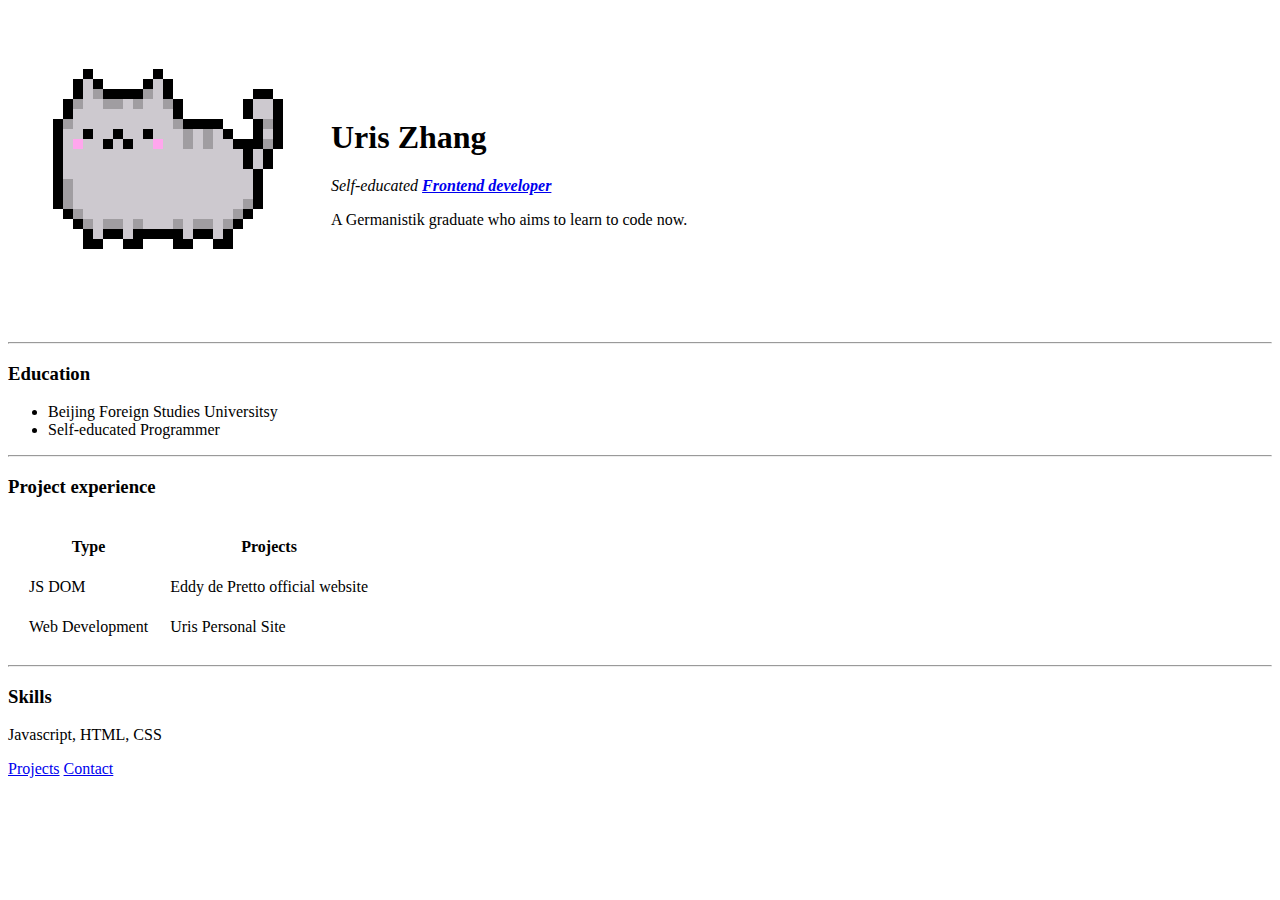
<file: index.html>
<!DOCTYPE html>
<html>
    <head>
        <meta charset="utf-8">
        <title>Uris's Personal Site</title>
    </head>
    <body>
        <table cellspacing="20">
            <tr>
        <td><img src="images/profile.png" alt="Uris Profile Picture" /></td>
        <td><h1>Uris Zhang</h1> 
        <p><em>Self-educated <strong><a href="https://en.wikipedia.org/wiki/Front-end_web_development"> Frontend developer</a></strong></em></p>
        <p>A Germanistik graduate who aims to learn to code now.</p></td>
            </tr>
        </table>

        <hr>
        <h3>Education</h3>
        <ul>
            <li>Beijing Foreign Studies Universitsy</li>
            <li>Self-educated Programmer</li>
        </ul>
        <hr>
        <h3>Project experience</h3>
        <table cellspacing="20">
            <thead>
                <tr>
                    <th>Type</th>
                    <th>Projects</th>
                </tr>
            </thead>
            <tbody>
                <tr>
                    <td>JS DOM</td>
                    <td>Eddy de Pretto official website</td>
                </tr>
                <tr>
                    <td>Web Development</td>
                    <td>Uris Personal Site</td>
                </tr>
            </tbody>   
        </table>
        <hr>
        <h3>Skills</h3>
        <p>Javascript, HTML, CSS</p>
        <a href="projects.html">Projects</a>
        <a href="contact.html">Contact</a>
    

    </body>

</html>
</file>
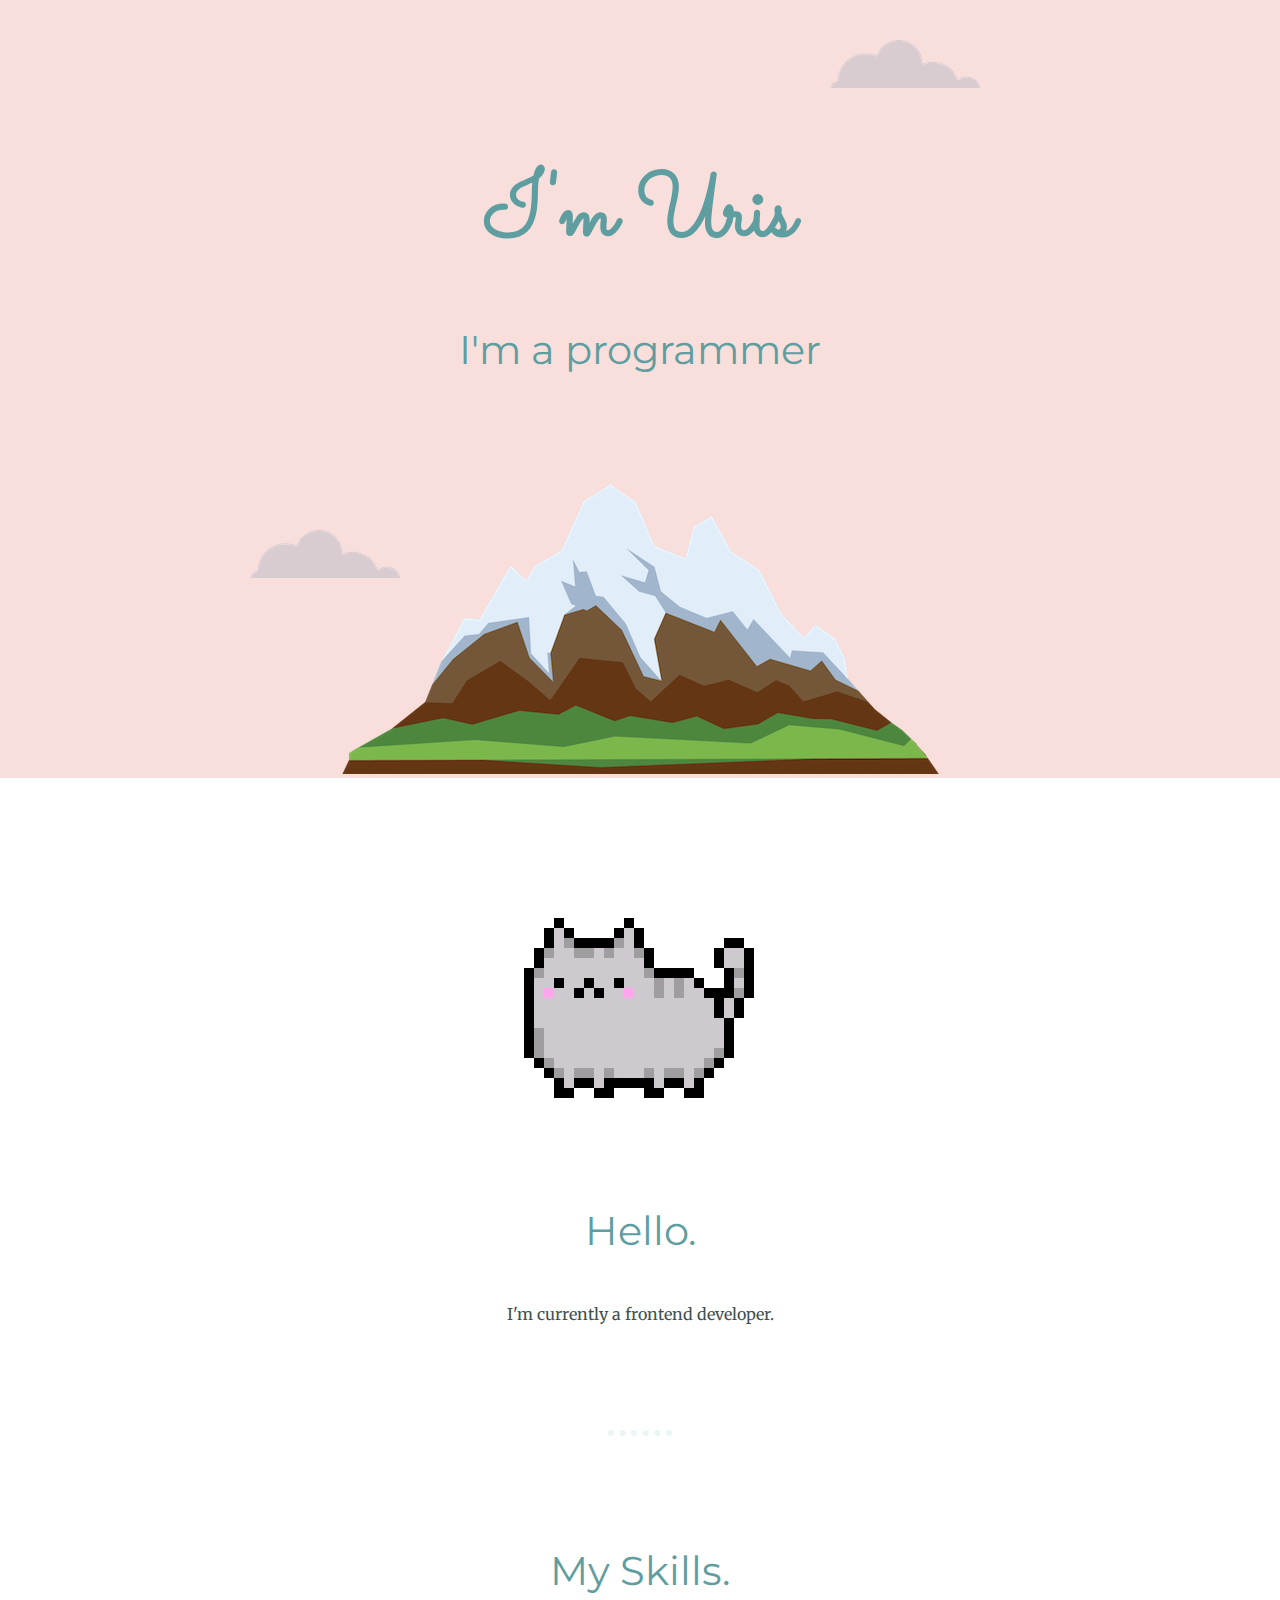
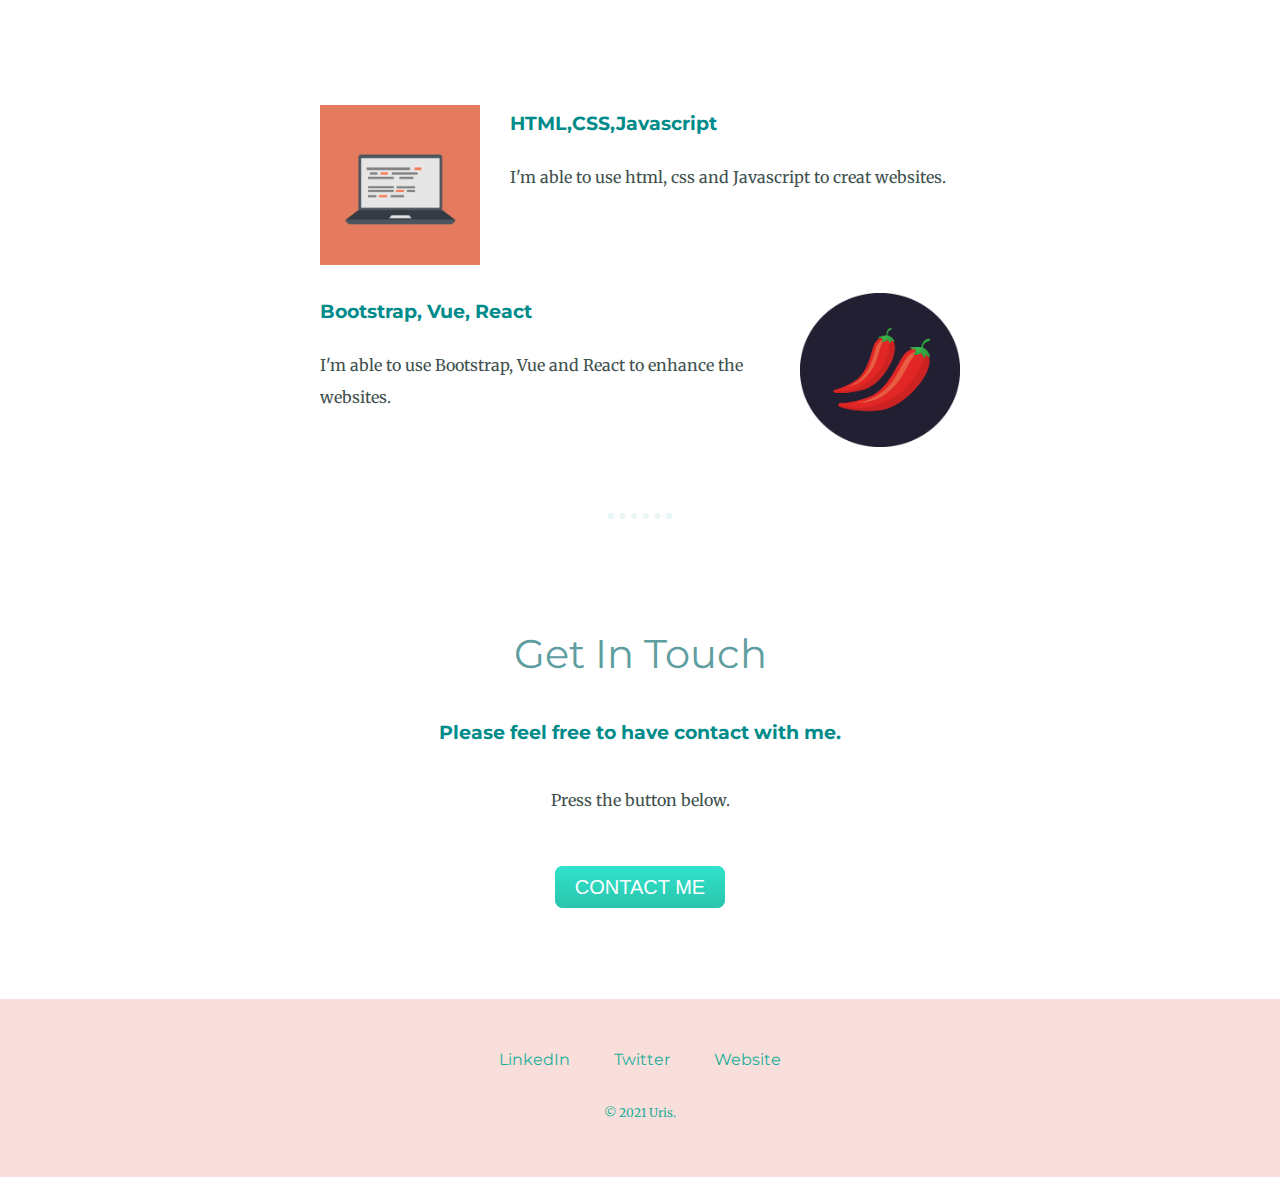
<file: CSS - My Site/index.html>
<!DOCTYPE html>
<html lang="en">
<head>
    <meta charset="UTF-8">
    <title>Uris' Website</title>
    <link rel="stylesheet" href="css/style.css">
    <link rel="icon" href="favicon.ico" type="image/x-icon">
    <link href="https://fonts.googleapis.com/css2?family=Merriweather:ital,wght@1,300&family=Montserrat:wght@200&family=Sacramento&display=swap" rel="stylesheet">
</head>
<body>
    <div class="top-container">
        <img class="top-cloud" src="images/cloud.png" alt="cloud-img">
        <h1>I'm Uris</h1>
        <h2>I'm a programmer</h2>
        <img class="bottom-cloud"  src="images/cloud.png" alt="cloud-img">
        <img src="images/mountain.png" alt="moutain-img">
    </div>

    <div class="middle-container">
        <div class="profile">
          <img class="" src="images/profile.png" alt="profile.jpg">
          <h2>Hello.</h2>
          <p class="intro">I'm currently a frontend developer.</p>
        </div>
        <hr>
        <div class="skills">
          <h2>My Skills.</h2>
          <div class="skill-row">
            <img class="computer-img" src="images/computer.png" alt="computer-img">
            <h3>HTML,CSS,Javascript</h3>
            <p>I'm able to use html, css and Javascript to creat websites.</p>
          </div>
          <div class="skill-row">
            <img class="chillies-img" src="images/chillies.png" alt="chillies-img">
            <h3>Bootstrap, Vue, React</h3>
            <p>I'm able to use Bootstrap, Vue and React to enhance the websites.</p>
          </div>
        </div>
        <hr>
        <div class="contact-me">
          <h2>Get In Touch</h2>
          <h3>Please feel free to have contact with me.</h3>
          <p class="contact-message">Press the button below.</p>
          <a class="btn" href="mailto:name@email.com">CONTACT ME</a>
        </div>
      </div>
      
      
      <div class="bottom-container">
        <a class="footer-link" href="https://www.linkedin.com/">LinkedIn</a>
        <a class="footer-link" href="https://twitter.com/">Twitter</a>
        <a class="footer-link" href="https://www.appbrewery.co/">Website</a>
        <p class="copyright">© 2021 Uris.</p>
      </div>
      

</body>
</html>
</file>
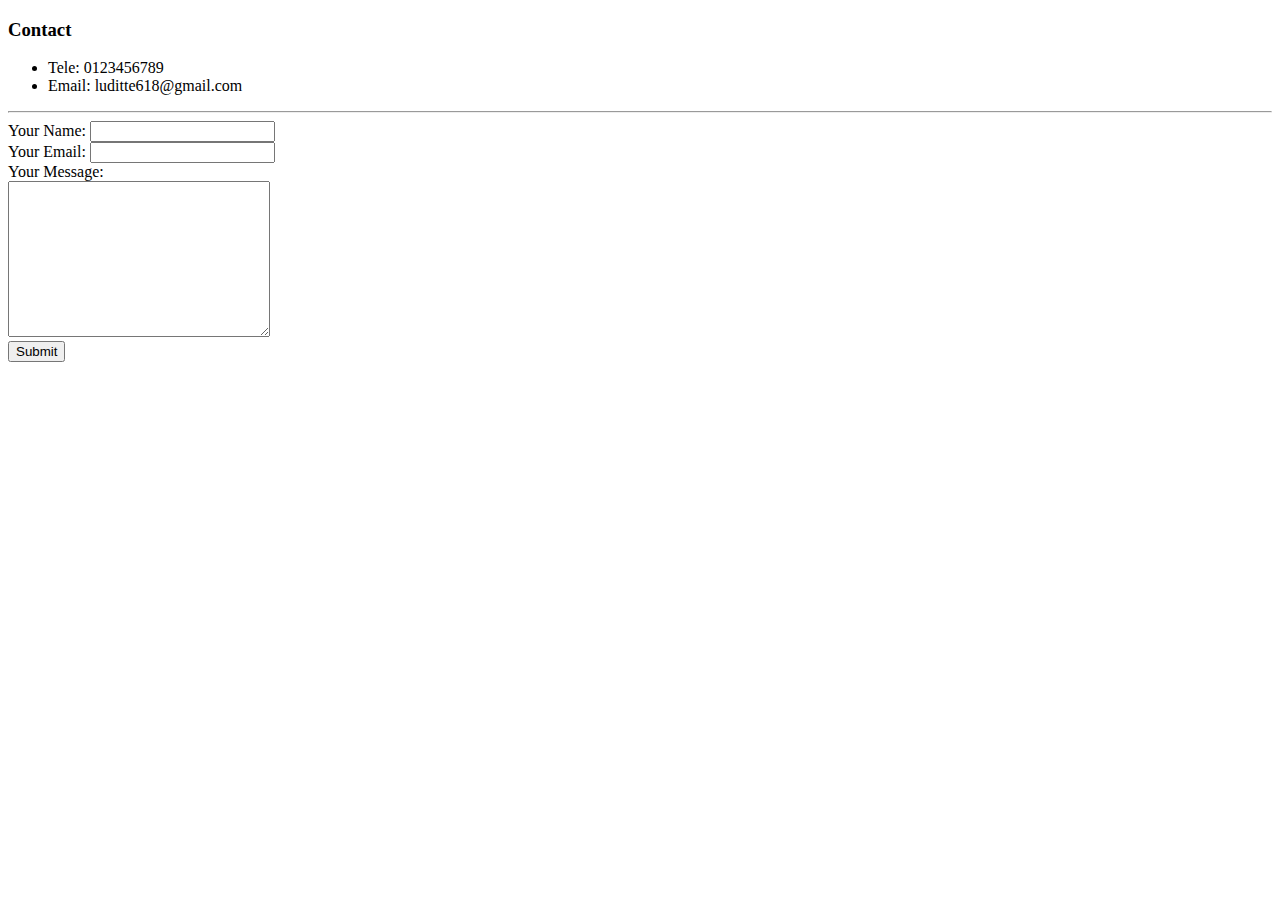
<file: contact.html>
<!DOCTYPE html>
<html lang="en">
<head>
    <meta charset="UTF-8">
    <title>Document</title>
</head>
<body>
    <h3>Contact</h3>
    <ul>
        <li>Tele: 0123456789</li>
        <li>Email: luditte618@gmail.com</li>
    </ul>
    <hr>
    <form action="mailto:luditte618@gmail.com" method="post" enctype="text/plain">
        <label>Your Name:</label>
        <input type="text" name="yourName" value=""><br>
        <label>Your Email:</label>
        <input type="email" name="yourEmail" value=""><br>
        <label>Your Message:</label><br>
        <textarea name="yourMessage" rows="10" cols="30"></textarea><br>
        <input type="submit" name="">
    </form>
</body>
</html>
</file>
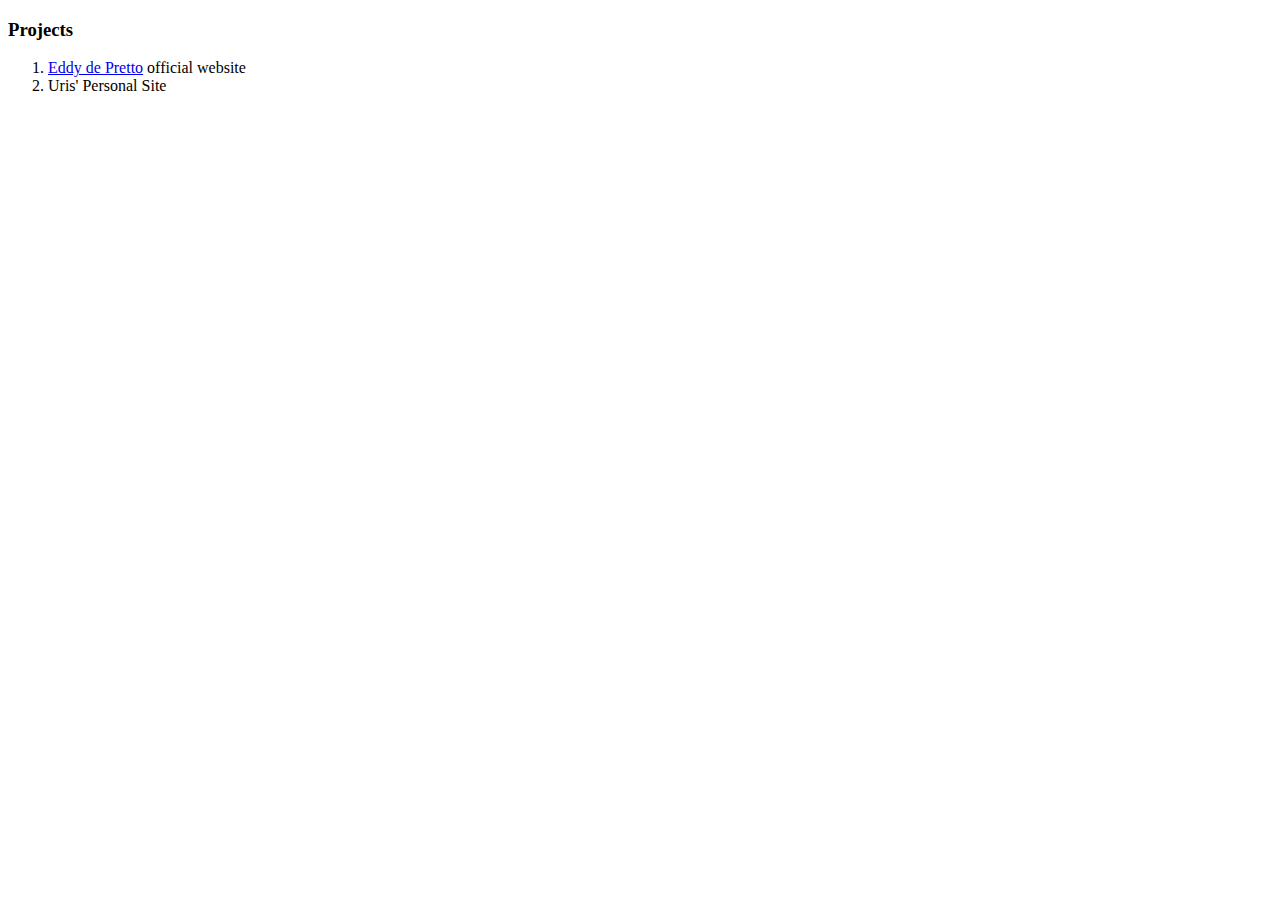
<file: projects.html>
<!DOCTYPE html>
<html lang="en">
<head>
    <meta charset="UTF-8">
    <meta http-equiv="X-UA-Compatible" content="IE=edge">
    <meta name="viewport" content="width=        <h3>Projects</h3>
, initial-scale=1.0">
    <title>Document</title>
</head>
<body>
    <h3>Projects</h3>
    <ol>
        <li><a href="https://www.youtube.com/watch?v=Zz8co5HCPZg">Eddy de Pretto</a> official website</li>
        <li>Uris' Personal Site</li>
    </ol>
    
</body>
</html>
</file>
<file: CSS - My Site/css/style.css>
body {
    color: #40514E;
    margin: 0px;
    text-align: center;
    font-family: 'Merriweather', serif;
}

h1 { 
    color: cadetblue;
    margin: 50px auto 0 auto;
    font-family: 'Sacramento', cursive;
    font-size: 5.625em;
}

h2 {
    color: cadetblue;
    font-family: 'Montserrat', sans-serif;
    font-size: 2.5rem;
    font-weight: normal;
    padding: 10px;
}

h3 {
    color:darkcyan;
    font-family: 'Montserrat', sans-serif;
}

p {
    line-height: 2;
}

hr {
    border: dotted #EAF6F6 6px;
    border-bottom: none;
    width: 4%;
    margin: 100px auto;
}

a {
    color: #1eae98;
    font-family: 'Montserrat', sans-serif;
    margin: 10px 20px;
    text-decoration: none;
}

a:hover {
    color: #8e9775;
}

.top-container {
    background-color: #f9dfdc;
    position: relative;
    padding-top: 100px;
}

.middle-container {
    margin: 100px 0;
}

.bottom-container {
     background-color: #f9dfdc;
     padding: 50px 0 20px;
}

.top-cloud {
    position: absolute;
    right: 300px;
    top: 40px;
}

.bottom-cloud {
    position: absolute;
    left: 250px;
    bottom: 200px;
}

.skill-row {
    width: 50%;
    margin: 100px auto 100px auto;
    text-align: left;
    line-height: 2;
}

.computer-img {
    width: 25%;
    float: left;
    margin-right: 30px;
}

.chillies-img {
    width: 25%;
    float: right;
    margin-left: 30px;
}

.intro {
    width: 30%;
    margin: auto;
}

.contact-message {
    width: 40%;
    margin: 40px auto 60px;
}

.copyright {
   color: #1eae98;
   font-size: 0.75rem;
   padding: 20px 0;
}

.btn {
    background: #30E3CB;
    background-image: -webkit-linear-gradient(top, #30E3CB, #2BC4AD);
    background-image: -moz-linear-gradient(top, #30E3CB, #2BC4AD);
    background-image: -ms-linear-gradient(top, #30E3CB, #2BC4AD);
    background-image: -o-linear-gradient(top, #30E3CB, #2BC4AD);
    background-image: linear-gradient(to bottom, #30E3CB, #2BC4AD);
    -webkit-border-radius: 8;
    -moz-border-radius: 8;
    border-radius: 8px;
    font-family: Arial;
    color: #ffffff;
    font-size: 20px;
    padding: 10px 20px 10px 20px;
    text-decoration: none;
  }
  
  .btn:hover {
    background: #3cb0fd;
    background-image: -webkit-linear-gradient(top, #3cb0fd, #3498db);
    background-image: -moz-linear-gradient(top, #3cb0fd, #3498db);
    background-image: -ms-linear-gradient(top, #3cb0fd, #3498db);
    background-image: -o-linear-gradient(top, #3cb0fd, #3498db);
    background-image: linear-gradient(to bottom, #3cb0fd, #3498db);
    text-decoration: none;
  }
</file>
